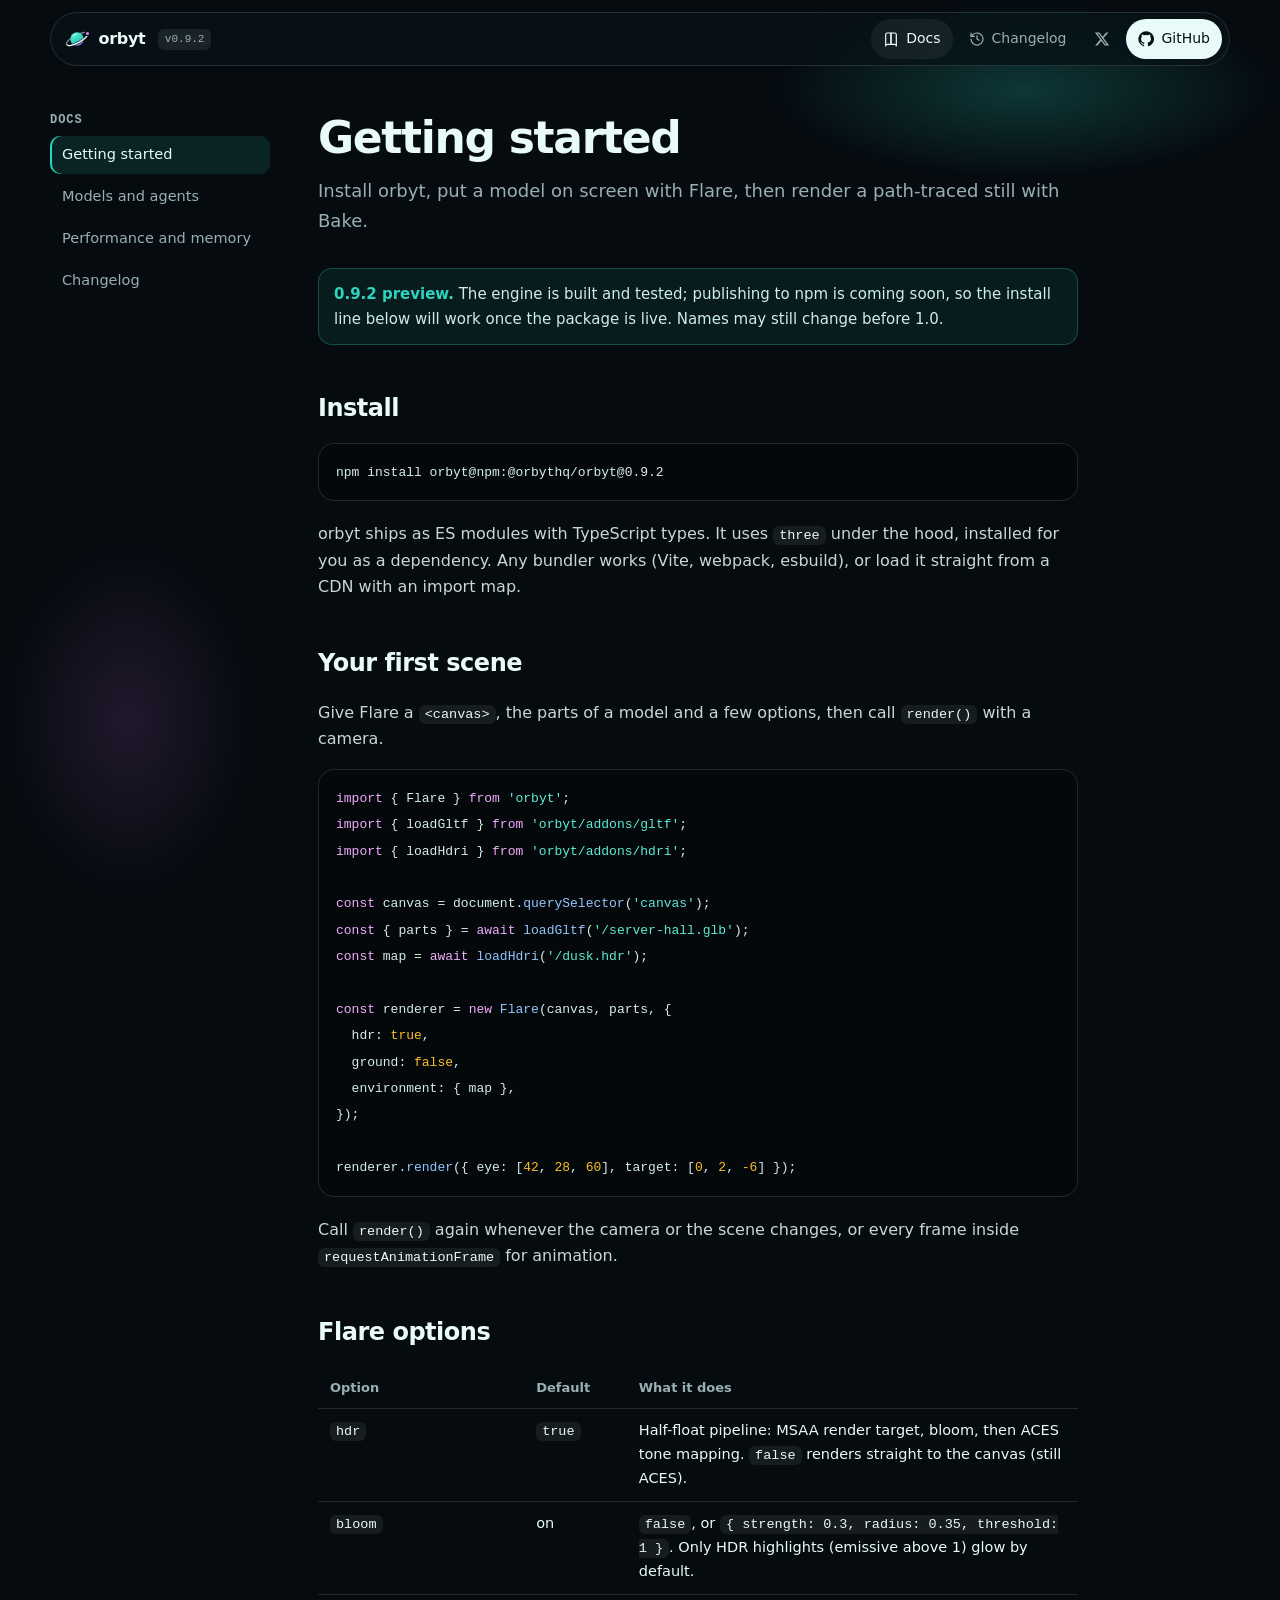
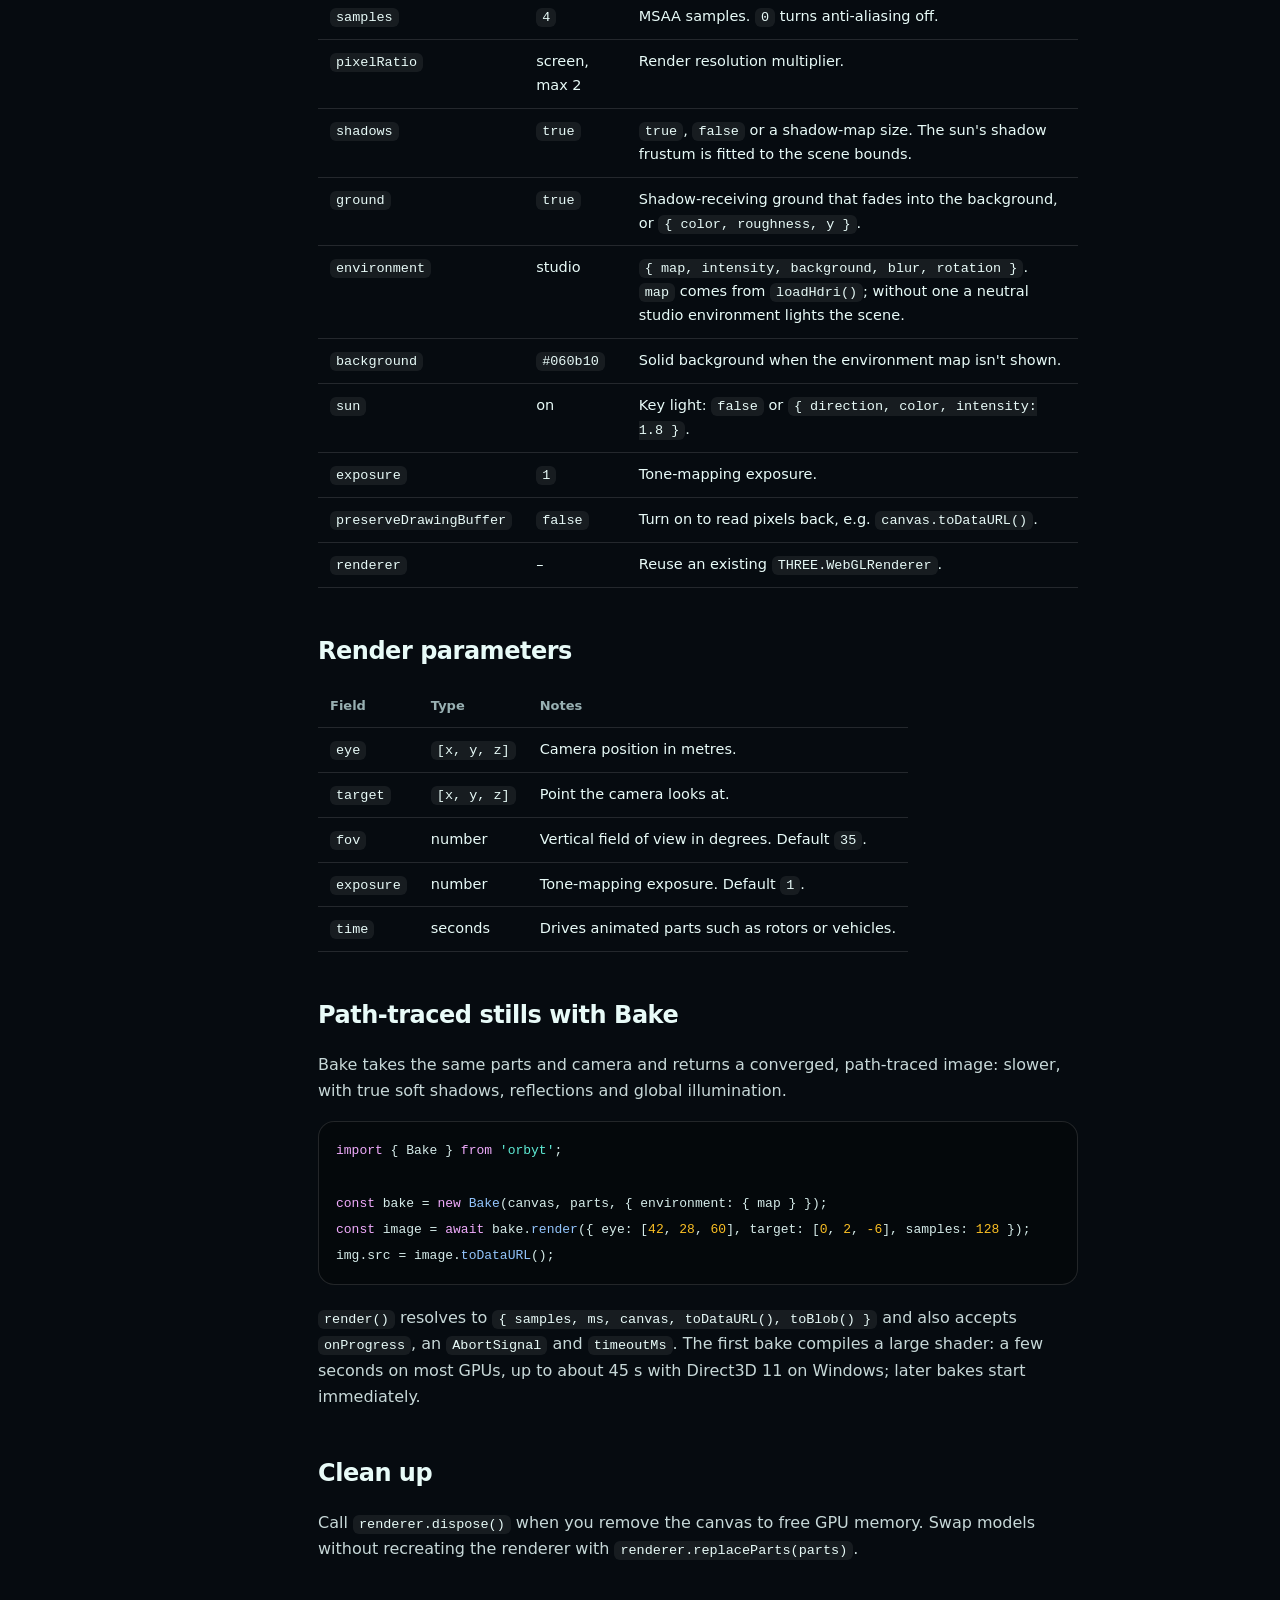
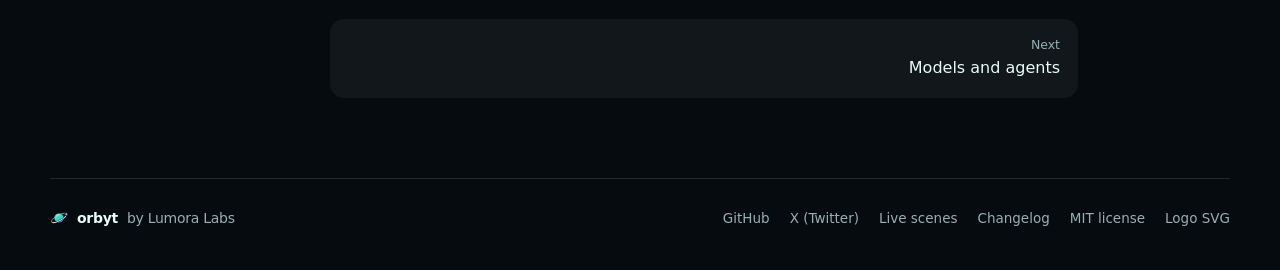
<file: docs/index.html>
<!doctype html>
<html lang="en">
<head>
<meta charset="utf-8">
<meta name="viewport" content="width=device-width, initial-scale=1">
<title>Getting started · orbyt</title>
<meta name="description" content="Install orbyt, render a model with Flare and path-trace a still with Bake.">
<link rel="icon" type="image/svg+xml" href="/img/logo.svg">
<link rel="canonical" href="https://www.orbyt3d.space/docs/">
<meta property="og:type" content="article">
<meta property="og:site_name" content="orbyt">
<meta property="og:title" content="Getting started · orbyt">
<meta property="og:description" content="Install orbyt, render a model with Flare and path-trace a still with Bake.">
<meta property="og:url" content="https://www.orbyt3d.space/docs/">
<meta property="og:image" content="https://www.orbyt3d.space/og.jpg">
<meta name="twitter:card" content="summary_large_image">
<meta name="twitter:site" content="@Orbyt3d">
<meta name="twitter:creator" content="@Orbyt3d">
<meta name="theme-color" content="#060b10">
<link rel="stylesheet" href="/css/pages.css">
</head>
<body>
<a class="skip-link" href="#content">Skip to content</a>
<div class="wrap">
<header class="navigation">
  <a class="brand" href="/" aria-label="orbyt home"><svg aria-hidden="true"><use href="/img/sprite.svg#logo"/></svg>orbyt</a>
  <span class="version">v0.9.2</span>
  <nav class="nav-links" aria-label="Primary">
    <a class="txt" aria-current="page" href="/docs/"><svg class="icon" aria-hidden="true"><use href="/img/sprite.svg#i-book"/></svg><span>Docs</span></a>
    <a class="txt" href="/changelog.html"><svg class="icon" aria-hidden="true"><use href="/img/sprite.svg#i-history"/></svg><span>Changelog</span></a>
    <a class="x-link" href="https://x.com/Orbyt3d" target="_blank" rel="noopener" aria-label="orbyt on X"><svg class="icon" aria-hidden="true"><use href="/img/sprite.svg#i-x"/></svg></a>
    <a class="gh" href="https://github.com/orbyt-3D/orbyt-engine" target="_blank" rel="noopener"><svg class="icon" aria-hidden="true"><use href="/img/sprite.svg#i-github"/></svg>GitHub</a>
  </nav>
</header>
<div class="docs-layout">
  <nav class="docs-side" aria-label="Documentation">
    <p>Docs</p>
    <a href="/docs/" aria-current="page">Getting started</a>
    <a href="/docs/agents.html">Models and agents</a>
    <a href="/docs/performance.html">Performance and memory</a>
    <a href="/changelog.html">Changelog</a>
  </nav>
  <main class="prose" id="content">

<h1>Getting started</h1>
<p class="lede">Install orbyt, put a model on screen with Flare, then render a path-traced still with Bake.</p>
<div class="note"><strong>0.9.2 preview.</strong> The engine is built and tested; publishing to npm is coming soon, so the install line below will work once the package is live. Names may still change before 1.0.</div>

<h2 id="install">Install</h2>
<pre><code>npm install orbyt@npm:@orbythq/orbyt@0.9.2</code></pre>
<p>orbyt ships as ES modules with TypeScript types. It uses <code>three</code> under the hood, installed for you as a dependency. Any bundler works (Vite, webpack, esbuild), or load it straight from a CDN with an import map.</p>

<h2 id="first-scene">Your first scene</h2>
<p>Give Flare a <code>&lt;canvas&gt;</code>, the parts of a model and a few options, then call <code>render()</code> with a camera.</p>
<pre><code><span class="tk-k">import</span> { Flare } <span class="tk-k">from</span> <span class="tk-s">'orbyt'</span>;
<span class="tk-k">import</span> { loadGltf } <span class="tk-k">from</span> <span class="tk-s">'orbyt/addons/gltf'</span>;
<span class="tk-k">import</span> { loadHdri } <span class="tk-k">from</span> <span class="tk-s">'orbyt/addons/hdri'</span>;

<span class="tk-k">const</span> canvas = document.<span class="tk-f">querySelector</span>(<span class="tk-s">'canvas'</span>);
<span class="tk-k">const</span> { parts } = <span class="tk-k">await</span> <span class="tk-f">loadGltf</span>(<span class="tk-s">'/server-hall.glb'</span>);
<span class="tk-k">const</span> map = <span class="tk-k">await</span> <span class="tk-f">loadHdri</span>(<span class="tk-s">'/dusk.hdr'</span>);

<span class="tk-k">const</span> renderer = <span class="tk-k">new</span> <span class="tk-f">Flare</span>(canvas, parts, {
  hdr: <span class="tk-n">true</span>,
  ground: <span class="tk-n">false</span>,
  environment: { map },
});

renderer.<span class="tk-f">render</span>({ eye: [<span class="tk-n">42</span>, <span class="tk-n">28</span>, <span class="tk-n">60</span>], target: [<span class="tk-n">0</span>, <span class="tk-n">2</span>, <span class="tk-n">-6</span>] });</code></pre>
<p>Call <code>render()</code> again whenever the camera or the scene changes, or every frame inside <code>requestAnimationFrame</code> for animation.</p>

<h2 id="flare-options">Flare options</h2>
<table>
<thead><tr><th>Option</th><th>Default</th><th>What it does</th></tr></thead>
<tbody>
<tr><td><code>hdr</code></td><td><code>true</code></td><td>Half-float pipeline: MSAA render target, bloom, then ACES tone mapping. <code>false</code> renders straight to the canvas (still ACES).</td></tr>
<tr><td><code>bloom</code></td><td>on</td><td><code>false</code>, or <code>{ strength: 0.3, radius: 0.35, threshold: 1 }</code>. Only HDR highlights (emissive above 1) glow by default.</td></tr>
<tr><td><code>samples</code></td><td><code>4</code></td><td>MSAA samples. <code>0</code> turns anti-aliasing off.</td></tr>
<tr><td><code>pixelRatio</code></td><td>screen, max 2</td><td>Render resolution multiplier.</td></tr>
<tr><td><code>shadows</code></td><td><code>true</code></td><td><code>true</code>, <code>false</code> or a shadow-map size. The sun's shadow frustum is fitted to the scene bounds.</td></tr>
<tr><td><code>ground</code></td><td><code>true</code></td><td>Shadow-receiving ground that fades into the background, or <code>{ color, roughness, y }</code>.</td></tr>
<tr><td><code>environment</code></td><td>studio</td><td><code>{ map, intensity, background, blur, rotation }</code>. <code>map</code> comes from <code>loadHdri()</code>; without one a neutral studio environment lights the scene.</td></tr>
<tr><td><code>background</code></td><td><code>#060b10</code></td><td>Solid background when the environment map isn't shown.</td></tr>
<tr><td><code>sun</code></td><td>on</td><td>Key light: <code>false</code> or <code>{ direction, color, intensity: 1.8 }</code>.</td></tr>
<tr><td><code>exposure</code></td><td><code>1</code></td><td>Tone-mapping exposure.</td></tr>
<tr><td><code>preserveDrawingBuffer</code></td><td><code>false</code></td><td>Turn on to read pixels back, e.g. <code>canvas.toDataURL()</code>.</td></tr>
<tr><td><code>renderer</code></td><td>–</td><td>Reuse an existing <code>THREE.WebGLRenderer</code>.</td></tr>
</tbody>
</table>

<h2 id="render">Render parameters</h2>
<table>
<thead><tr><th>Field</th><th>Type</th><th>Notes</th></tr></thead>
<tbody>
<tr><td><code>eye</code></td><td><code>[x, y, z]</code></td><td>Camera position in metres.</td></tr>
<tr><td><code>target</code></td><td><code>[x, y, z]</code></td><td>Point the camera looks at.</td></tr>
<tr><td><code>fov</code></td><td>number</td><td>Vertical field of view in degrees. Default <code>35</code>.</td></tr>
<tr><td><code>exposure</code></td><td>number</td><td>Tone-mapping exposure. Default <code>1</code>.</td></tr>
<tr><td><code>time</code></td><td>seconds</td><td>Drives animated parts such as rotors or vehicles.</td></tr>
</tbody>
</table>

<h2 id="bake">Path-traced stills with Bake</h2>
<p>Bake takes the same parts and camera and returns a converged, path-traced image: slower, with true soft shadows, reflections and global illumination.</p>
<pre><code><span class="tk-k">import</span> { Bake } <span class="tk-k">from</span> <span class="tk-s">'orbyt'</span>;

<span class="tk-k">const</span> bake = <span class="tk-k">new</span> <span class="tk-f">Bake</span>(canvas, parts, { environment: { map } });
<span class="tk-k">const</span> image = <span class="tk-k">await</span> bake.<span class="tk-f">render</span>({ eye: [<span class="tk-n">42</span>, <span class="tk-n">28</span>, <span class="tk-n">60</span>], target: [<span class="tk-n">0</span>, <span class="tk-n">2</span>, <span class="tk-n">-6</span>], samples: <span class="tk-n">128</span> });
img.src = image.<span class="tk-f">toDataURL</span>();</code></pre>
<p><code>render()</code> resolves to <code>{ samples, ms, canvas, toDataURL(), toBlob() }</code> and also accepts <code>onProgress</code>, an <code>AbortSignal</code> and <code>timeoutMs</code>. The first bake compiles a large shader: a few seconds on most GPUs, up to about 45&nbsp;s with Direct3D 11 on Windows; later bakes start immediately.</p>

<h2 id="cleanup">Clean up</h2>
<p>Call <code>renderer.dispose()</code> when you remove the canvas to free GPU memory. Swap models without recreating the renderer with <code>renderer.replaceParts(parts)</code>.</p>
<div class="pager"><span></span><a class="next" href="/docs/agents.html"><small>Next</small>Models and agents</a></div>

  </main>
</div>
<footer class="site-footer">
  <a class="brand" href="/"><svg aria-hidden="true"><use href="/img/sprite.svg#logo"/></svg>orbyt <span style="color:var(--muted);font-weight:400">by Lumora Labs</span></a>
  <div class="footer-links">
    <a href="https://github.com/orbyt-3D/orbyt-engine" target="_blank" rel="noopener">GitHub</a>
    <a href="https://x.com/Orbyt3d" target="_blank" rel="noopener">X (Twitter)</a>
    <a href="/showcase.html">Live scenes</a>
    <a href="/changelog.html">Changelog</a>
    <a href="https://github.com/orbyt-3D/orbyt-engine/blob/main/LICENSE" target="_blank" rel="noopener">MIT license</a>
    <a href="/img/logo.svg" download="orbyt-logo.svg">Logo SVG</a>
  </div>
</footer>
</div>
</body>
</html>
</file>
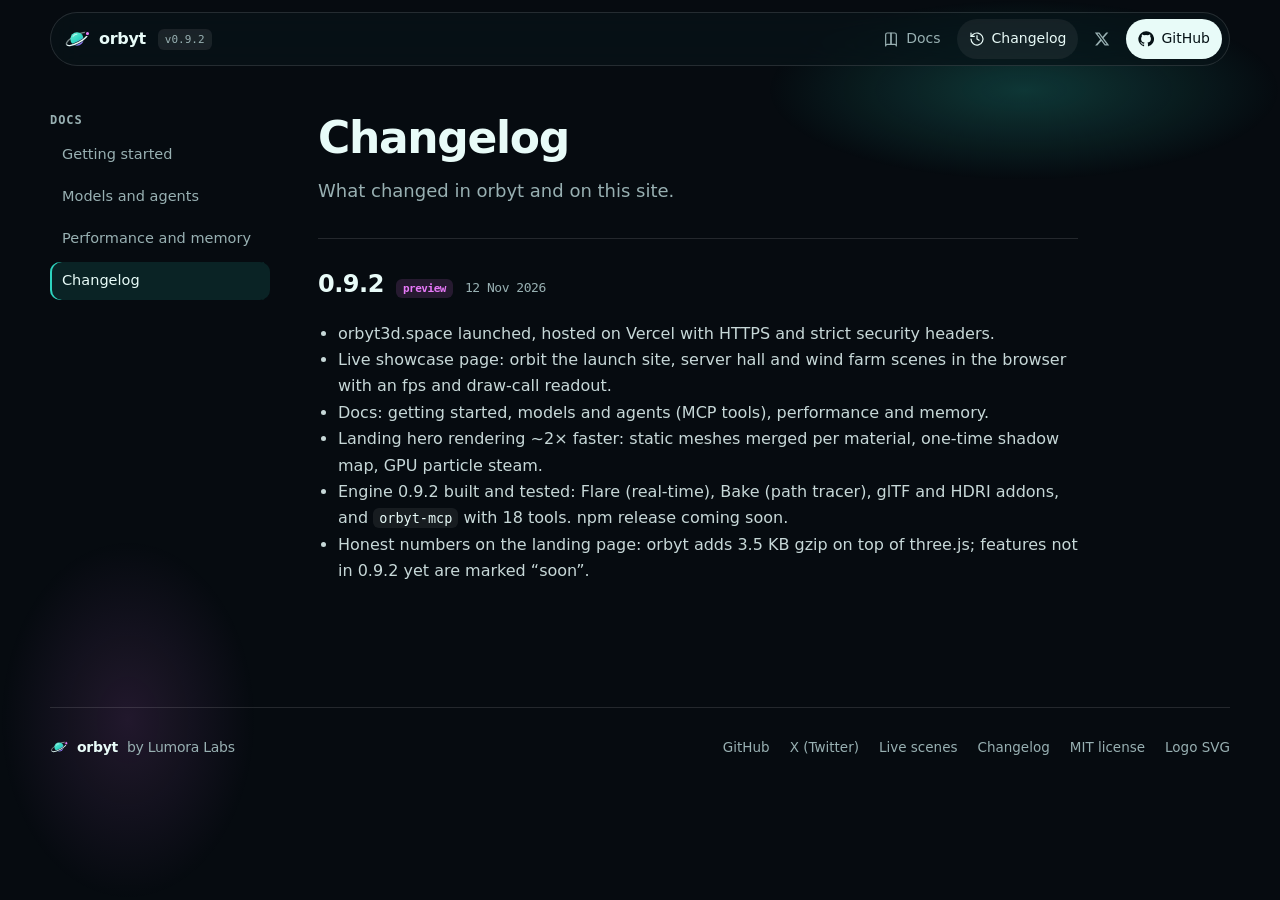
<file: changelog.html>
<!doctype html>
<html lang="en">
<head>
<meta charset="utf-8">
<meta name="viewport" content="width=device-width, initial-scale=1">
<title>Changelog · orbyt</title>
<meta name="description" content="What changed in orbyt and on orbyt3d.space.">
<link rel="icon" type="image/svg+xml" href="/img/logo.svg">
<link rel="canonical" href="https://www.orbyt3d.space/changelog.html">
<meta property="og:type" content="article">
<meta property="og:site_name" content="orbyt">
<meta property="og:title" content="Changelog · orbyt">
<meta property="og:description" content="What changed in orbyt and on orbyt3d.space.">
<meta property="og:url" content="https://www.orbyt3d.space/changelog.html">
<meta property="og:image" content="https://www.orbyt3d.space/og.jpg">
<meta name="twitter:card" content="summary_large_image">
<meta name="twitter:site" content="@Orbyt3d">
<meta name="twitter:creator" content="@Orbyt3d">
<meta name="theme-color" content="#060b10">
<link rel="stylesheet" href="/css/pages.css">
</head>
<body>
<a class="skip-link" href="#content">Skip to content</a>
<div class="wrap">
<header class="navigation">
  <a class="brand" href="/" aria-label="orbyt home"><svg aria-hidden="true"><use href="/img/sprite.svg#logo"/></svg>orbyt</a>
  <span class="version">v0.9.2</span>
  <nav class="nav-links" aria-label="Primary">
    <a class="txt" href="/docs/"><svg class="icon" aria-hidden="true"><use href="/img/sprite.svg#i-book"/></svg><span>Docs</span></a>
    <a class="txt" aria-current="page" href="/changelog.html"><svg class="icon" aria-hidden="true"><use href="/img/sprite.svg#i-history"/></svg><span>Changelog</span></a>
    <a class="x-link" href="https://x.com/Orbyt3d" target="_blank" rel="noopener" aria-label="orbyt on X"><svg class="icon" aria-hidden="true"><use href="/img/sprite.svg#i-x"/></svg></a>
    <a class="gh" href="https://github.com/orbyt-3D/orbyt-engine" target="_blank" rel="noopener"><svg class="icon" aria-hidden="true"><use href="/img/sprite.svg#i-github"/></svg>GitHub</a>
  </nav>
</header>
<div class="docs-layout">
  <nav class="docs-side" aria-label="Documentation">
    <p>Docs</p>
    <a href="/docs/">Getting started</a>
    <a href="/docs/agents.html">Models and agents</a>
    <a href="/docs/performance.html">Performance and memory</a>
    <a href="/changelog.html" aria-current="page">Changelog</a>
  </nav>
  <main class="prose" id="content">

<h1>Changelog</h1>
<p class="lede">What changed in orbyt and on this site.</p>

<section class="release">
<h2>0.9.2 <span class="badge soon">preview</span> <time datetime="2026-11-12">12 Nov 2026</time></h2>
<ul>
<li>orbyt3d.space launched, hosted on Vercel with HTTPS and strict security headers.</li>
<li>Live showcase page: orbit the launch site, server hall and wind farm scenes in the browser with an fps and draw-call readout.</li>
<li>Docs: getting started, models and agents (MCP tools), performance and memory.</li>
<li>Landing hero rendering ~2× faster: static meshes merged per material, one-time shadow map, GPU particle steam.</li>
<li>Engine 0.9.2 built and tested: Flare (real-time), Bake (path tracer), glTF and HDRI addons, and <code>orbyt-mcp</code> with 18 tools. npm release coming soon.</li>
<li>Honest numbers on the landing page: orbyt adds 3.5 KB gzip on top of three.js; features not in 0.9.2 yet are marked “soon”.</li>
</ul>
</section>

  </main>
</div>
<footer class="site-footer">
  <a class="brand" href="/"><svg aria-hidden="true"><use href="/img/sprite.svg#logo"/></svg>orbyt <span style="color:var(--muted);font-weight:400">by Lumora Labs</span></a>
  <div class="footer-links">
    <a href="https://github.com/orbyt-3D/orbyt-engine" target="_blank" rel="noopener">GitHub</a>
    <a href="https://x.com/Orbyt3d" target="_blank" rel="noopener">X (Twitter)</a>
    <a href="/showcase.html">Live scenes</a>
    <a href="/changelog.html">Changelog</a>
    <a href="https://github.com/orbyt-3D/orbyt-engine/blob/main/LICENSE" target="_blank" rel="noopener">MIT license</a>
    <a href="/img/logo.svg" download="orbyt-logo.svg">Logo SVG</a>
  </div>
</footer>
</div>
</body>
</html>
</file>
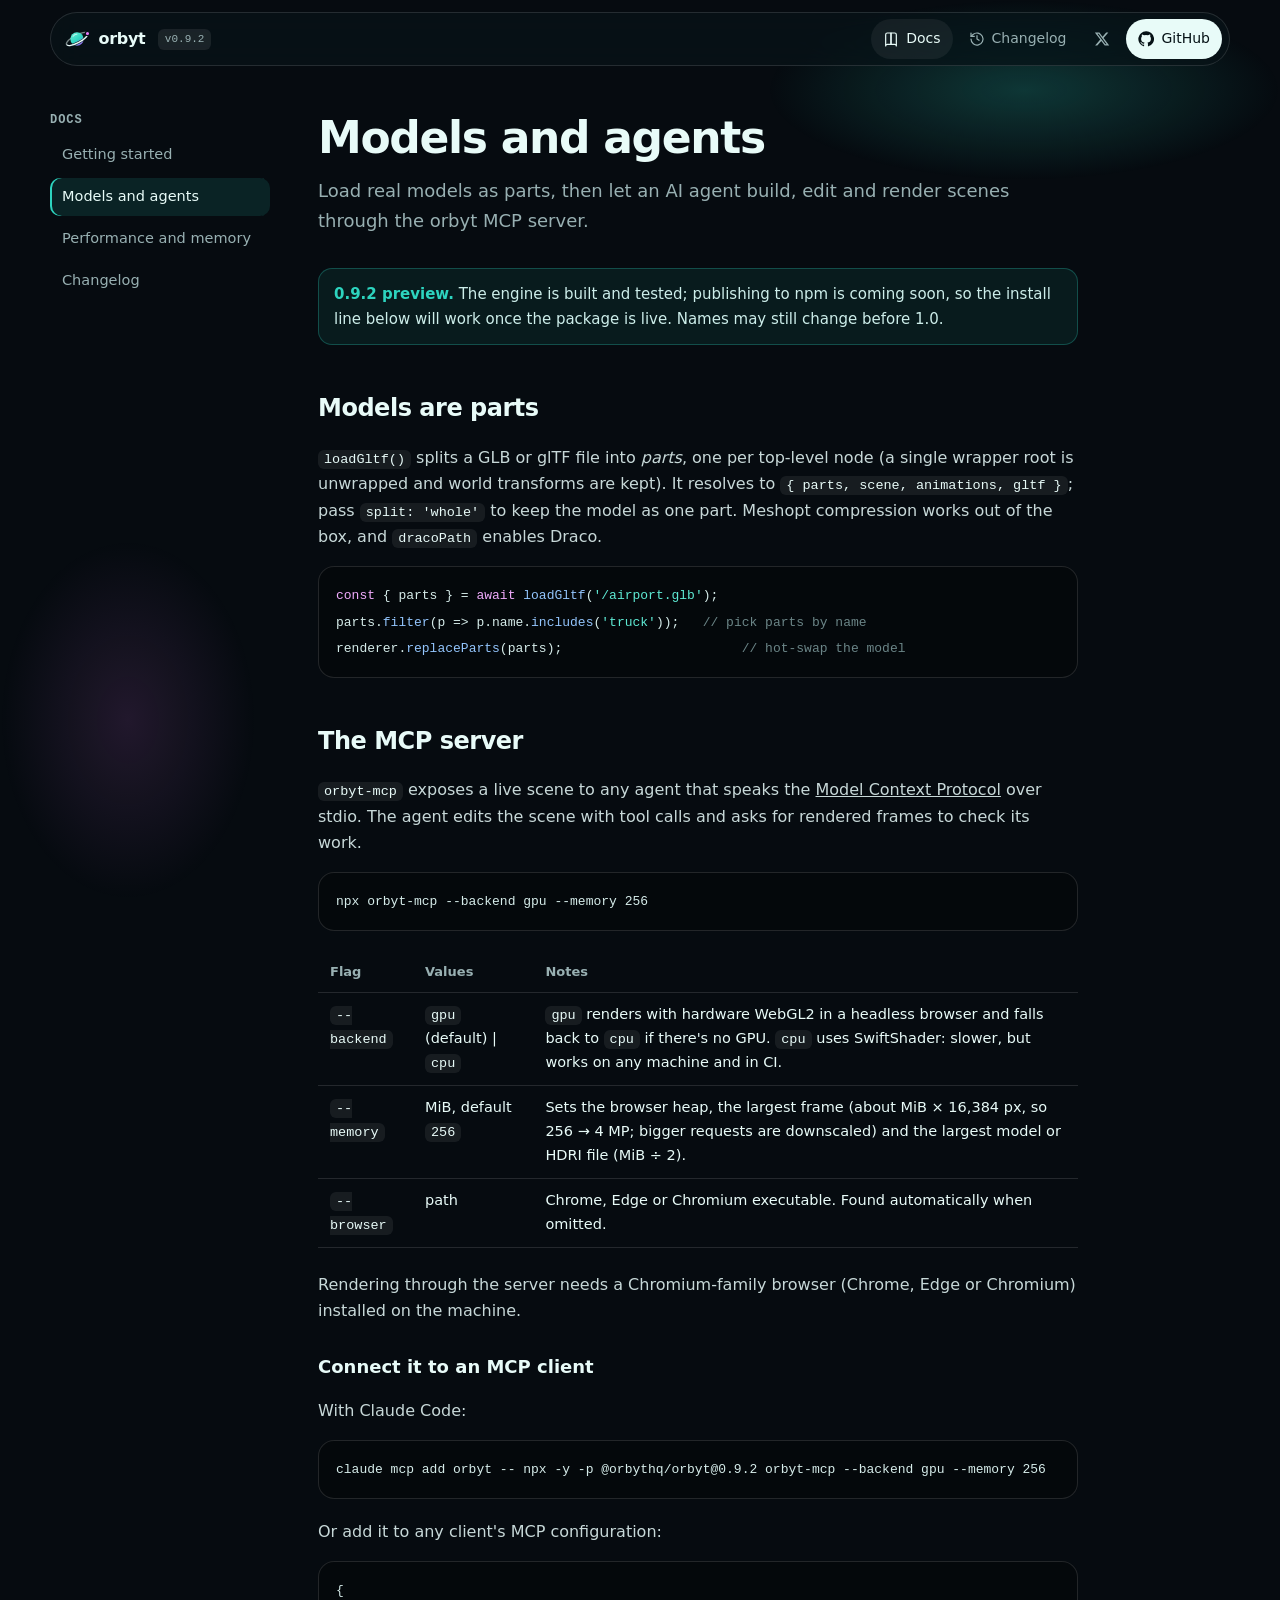
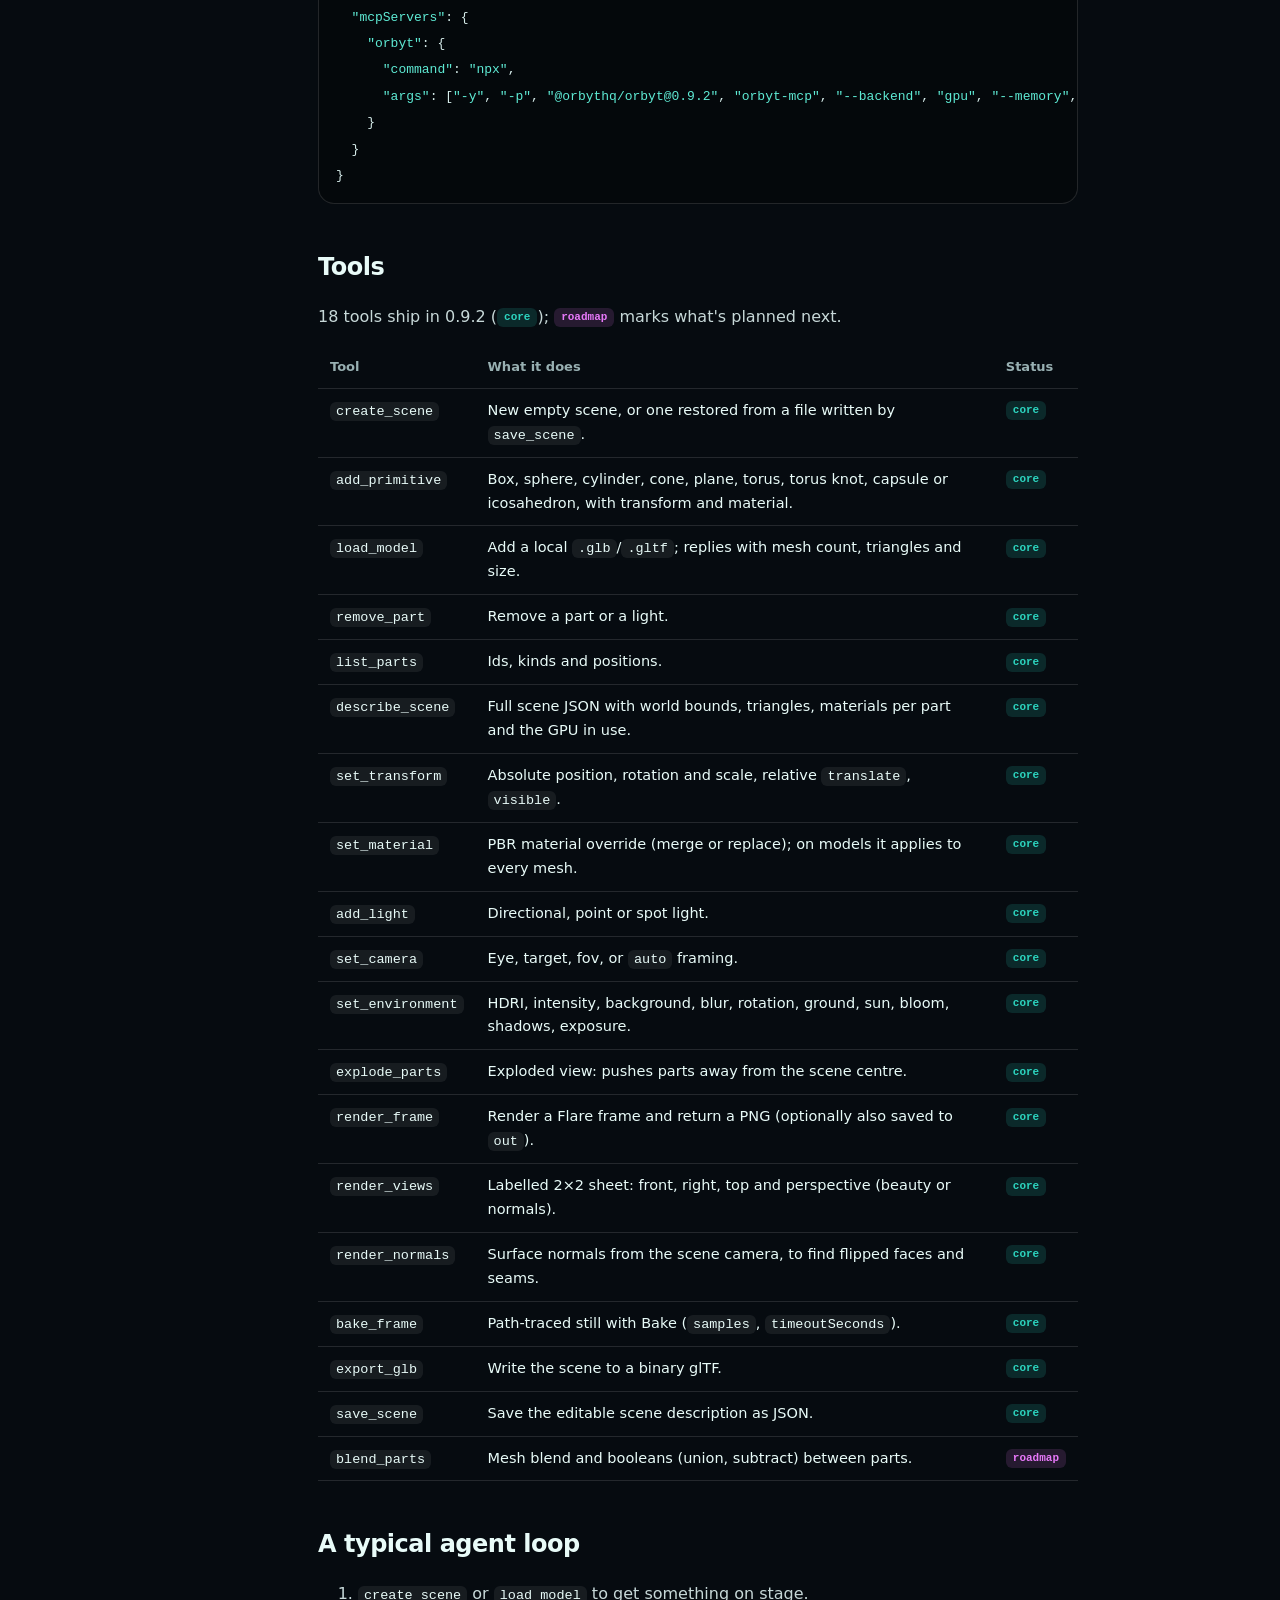
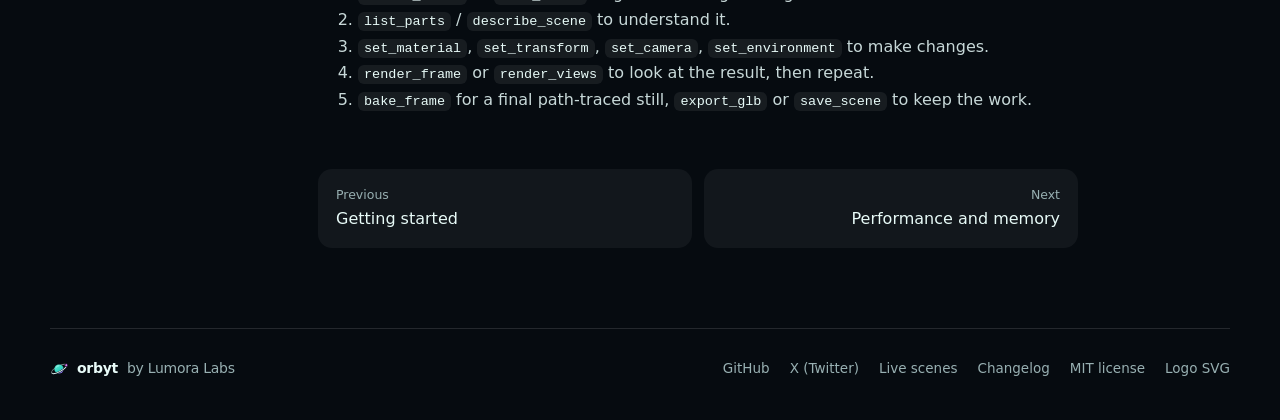
<file: docs/agents.html>
<!doctype html>
<html lang="en">
<head>
<meta charset="utf-8">
<meta name="viewport" content="width=device-width, initial-scale=1">
<title>Models and agents · orbyt</title>
<meta name="description" content="Load models as parts and let AI agents build and render scenes through the orbyt MCP server.">
<link rel="icon" type="image/svg+xml" href="/img/logo.svg">
<link rel="canonical" href="https://www.orbyt3d.space/docs/agents.html">
<meta property="og:type" content="article">
<meta property="og:site_name" content="orbyt">
<meta property="og:title" content="Models and agents · orbyt">
<meta property="og:description" content="Load models as parts and let AI agents build and render scenes through the orbyt MCP server.">
<meta property="og:url" content="https://www.orbyt3d.space/docs/agents.html">
<meta property="og:image" content="https://www.orbyt3d.space/og.jpg">
<meta name="twitter:card" content="summary_large_image">
<meta name="twitter:site" content="@Orbyt3d">
<meta name="twitter:creator" content="@Orbyt3d">
<meta name="theme-color" content="#060b10">
<link rel="stylesheet" href="/css/pages.css">
</head>
<body>
<a class="skip-link" href="#content">Skip to content</a>
<div class="wrap">
<header class="navigation">
  <a class="brand" href="/" aria-label="orbyt home"><svg aria-hidden="true"><use href="/img/sprite.svg#logo"/></svg>orbyt</a>
  <span class="version">v0.9.2</span>
  <nav class="nav-links" aria-label="Primary">
    <a class="txt" aria-current="page" href="/docs/"><svg class="icon" aria-hidden="true"><use href="/img/sprite.svg#i-book"/></svg><span>Docs</span></a>
    <a class="txt" href="/changelog.html"><svg class="icon" aria-hidden="true"><use href="/img/sprite.svg#i-history"/></svg><span>Changelog</span></a>
    <a class="x-link" href="https://x.com/Orbyt3d" target="_blank" rel="noopener" aria-label="orbyt on X"><svg class="icon" aria-hidden="true"><use href="/img/sprite.svg#i-x"/></svg></a>
    <a class="gh" href="https://github.com/orbyt-3D/orbyt-engine" target="_blank" rel="noopener"><svg class="icon" aria-hidden="true"><use href="/img/sprite.svg#i-github"/></svg>GitHub</a>
  </nav>
</header>
<div class="docs-layout">
  <nav class="docs-side" aria-label="Documentation">
    <p>Docs</p>
    <a href="/docs/">Getting started</a>
    <a href="/docs/agents.html" aria-current="page">Models and agents</a>
    <a href="/docs/performance.html">Performance and memory</a>
    <a href="/changelog.html">Changelog</a>
  </nav>
  <main class="prose" id="content">

<h1>Models and agents</h1>
<p class="lede">Load real models as parts, then let an AI agent build, edit and render scenes through the orbyt MCP server.</p>
<div class="note"><strong>0.9.2 preview.</strong> The engine is built and tested; publishing to npm is coming soon, so the install line below will work once the package is live. Names may still change before 1.0.</div>

<h2 id="parts">Models are parts</h2>
<p><code>loadGltf()</code> splits a GLB or glTF file into <em>parts</em>, one per top-level node (a single wrapper root is unwrapped and world transforms are kept). It resolves to <code>{ parts, scene, animations, gltf }</code>; pass <code>split: 'whole'</code> to keep the model as one part. Meshopt compression works out of the box, and <code>dracoPath</code> enables Draco.</p>
<pre><code><span class="tk-k">const</span> { parts } = <span class="tk-k">await</span> <span class="tk-f">loadGltf</span>(<span class="tk-s">'/airport.glb'</span>);
parts.<span class="tk-f">filter</span>(p =&gt; p.name.<span class="tk-f">includes</span>(<span class="tk-s">'truck'</span>));   <span class="tk-c">// pick parts by name</span>
renderer.<span class="tk-f">replaceParts</span>(parts);                       <span class="tk-c">// hot-swap the model</span></code></pre>

<h2 id="mcp">The MCP server</h2>
<p><code>orbyt-mcp</code> exposes a live scene to any agent that speaks the <a href="https://modelcontextprotocol.io" target="_blank" rel="noopener">Model Context Protocol</a> over stdio. The agent edits the scene with tool calls and asks for rendered frames to check its work.</p>
<pre><code>npx orbyt-mcp --backend gpu --memory 256</code></pre>
<table>
<thead><tr><th>Flag</th><th>Values</th><th>Notes</th></tr></thead>
<tbody>
<tr><td><code>--backend</code></td><td><code>gpu</code> (default) | <code>cpu</code></td><td><code>gpu</code> renders with hardware WebGL2 in a headless browser and falls back to <code>cpu</code> if there's no GPU. <code>cpu</code> uses SwiftShader: slower, but works on any machine and in CI.</td></tr>
<tr><td><code>--memory</code></td><td>MiB, default <code>256</code></td><td>Sets the browser heap, the largest frame (about MiB × 16,384 px, so 256 → 4 MP; bigger requests are downscaled) and the largest model or HDRI file (MiB ÷ 2).</td></tr>
<tr><td><code>--browser</code></td><td>path</td><td>Chrome, Edge or Chromium executable. Found automatically when omitted.</td></tr>
</tbody>
</table>
<p>Rendering through the server needs a Chromium-family browser (Chrome, Edge or Chromium) installed on the machine.</p>

<h3>Connect it to an MCP client</h3>
<p>With Claude Code:</p>
<pre><code>claude mcp add orbyt -- npx -y -p @orbythq/orbyt@0.9.2 orbyt-mcp --backend gpu --memory 256</code></pre>
<p>Or add it to any client's MCP configuration:</p>
<pre><code>{
  <span class="tk-s">"mcpServers"</span>: {
    <span class="tk-s">"orbyt"</span>: {
      <span class="tk-s">"command"</span>: <span class="tk-s">"npx"</span>,
      <span class="tk-s">"args"</span>: [<span class="tk-s">"-y"</span>, <span class="tk-s">"-p"</span>, <span class="tk-s">"@orbythq/orbyt@0.9.2"</span>, <span class="tk-s">"orbyt-mcp"</span>, <span class="tk-s">"--backend"</span>, <span class="tk-s">"gpu"</span>, <span class="tk-s">"--memory"</span>, <span class="tk-s">"256"</span>]
    }
  }
}</code></pre>

<h2 id="tools">Tools</h2>
<p>18 tools ship in 0.9.2 (<span class="badge ok">core</span>); <span class="badge soon">roadmap</span> marks what's planned next.</p>
<table>
<thead><tr><th>Tool</th><th>What it does</th><th>Status</th></tr></thead>
<tbody>
<tr><td><code>create_scene</code></td><td>New empty scene, or one restored from a file written by <code>save_scene</code>.</td><td><span class="badge ok">core</span></td></tr>
<tr><td><code>add_primitive</code></td><td>Box, sphere, cylinder, cone, plane, torus, torus knot, capsule or icosahedron, with transform and material.</td><td><span class="badge ok">core</span></td></tr>
<tr><td><code>load_model</code></td><td>Add a local <code>.glb</code>/<code>.gltf</code>; replies with mesh count, triangles and size.</td><td><span class="badge ok">core</span></td></tr>
<tr><td><code>remove_part</code></td><td>Remove a part or a light.</td><td><span class="badge ok">core</span></td></tr>
<tr><td><code>list_parts</code></td><td>Ids, kinds and positions.</td><td><span class="badge ok">core</span></td></tr>
<tr><td><code>describe_scene</code></td><td>Full scene JSON with world bounds, triangles, materials per part and the GPU in use.</td><td><span class="badge ok">core</span></td></tr>
<tr><td><code>set_transform</code></td><td>Absolute position, rotation and scale, relative <code>translate</code>, <code>visible</code>.</td><td><span class="badge ok">core</span></td></tr>
<tr><td><code>set_material</code></td><td>PBR material override (merge or replace); on models it applies to every mesh.</td><td><span class="badge ok">core</span></td></tr>
<tr><td><code>add_light</code></td><td>Directional, point or spot light.</td><td><span class="badge ok">core</span></td></tr>
<tr><td><code>set_camera</code></td><td>Eye, target, fov, or <code>auto</code> framing.</td><td><span class="badge ok">core</span></td></tr>
<tr><td><code>set_environment</code></td><td>HDRI, intensity, background, blur, rotation, ground, sun, bloom, shadows, exposure.</td><td><span class="badge ok">core</span></td></tr>
<tr><td><code>explode_parts</code></td><td>Exploded view: pushes parts away from the scene centre.</td><td><span class="badge ok">core</span></td></tr>
<tr><td><code>render_frame</code></td><td>Render a Flare frame and return a PNG (optionally also saved to <code>out</code>).</td><td><span class="badge ok">core</span></td></tr>
<tr><td><code>render_views</code></td><td>Labelled 2×2 sheet: front, right, top and perspective (beauty or normals).</td><td><span class="badge ok">core</span></td></tr>
<tr><td><code>render_normals</code></td><td>Surface normals from the scene camera, to find flipped faces and seams.</td><td><span class="badge ok">core</span></td></tr>
<tr><td><code>bake_frame</code></td><td>Path-traced still with Bake (<code>samples</code>, <code>timeoutSeconds</code>).</td><td><span class="badge ok">core</span></td></tr>
<tr><td><code>export_glb</code></td><td>Write the scene to a binary glTF.</td><td><span class="badge ok">core</span></td></tr>
<tr><td><code>save_scene</code></td><td>Save the editable scene description as JSON.</td><td><span class="badge ok">core</span></td></tr>
<tr><td><code>blend_parts</code></td><td>Mesh blend and booleans (union, subtract) between parts.</td><td><span class="badge soon">roadmap</span></td></tr>
</tbody>
</table>

<h2 id="loop">A typical agent loop</h2>
<ol>
<li><code>create_scene</code> or <code>load_model</code> to get something on stage.</li>
<li><code>list_parts</code> / <code>describe_scene</code> to understand it.</li>
<li><code>set_material</code>, <code>set_transform</code>, <code>set_camera</code>, <code>set_environment</code> to make changes.</li>
<li><code>render_frame</code> or <code>render_views</code> to look at the result, then repeat.</li>
<li><code>bake_frame</code> for a final path-traced still, <code>export_glb</code> or <code>save_scene</code> to keep the work.</li>
</ol>
<div class="pager"><a href="/docs/"><small>Previous</small>Getting started</a><a class="next" href="/docs/performance.html"><small>Next</small>Performance and memory</a></div>

  </main>
</div>
<footer class="site-footer">
  <a class="brand" href="/"><svg aria-hidden="true"><use href="/img/sprite.svg#logo"/></svg>orbyt <span style="color:var(--muted);font-weight:400">by Lumora Labs</span></a>
  <div class="footer-links">
    <a href="https://github.com/orbyt-3D/orbyt-engine" target="_blank" rel="noopener">GitHub</a>
    <a href="https://x.com/Orbyt3d" target="_blank" rel="noopener">X (Twitter)</a>
    <a href="/showcase.html">Live scenes</a>
    <a href="/changelog.html">Changelog</a>
    <a href="https://github.com/orbyt-3D/orbyt-engine/blob/main/LICENSE" target="_blank" rel="noopener">MIT license</a>
    <a href="/img/logo.svg" download="orbyt-logo.svg">Logo SVG</a>
  </div>
</footer>
</div>
</body>
</html>
</file>
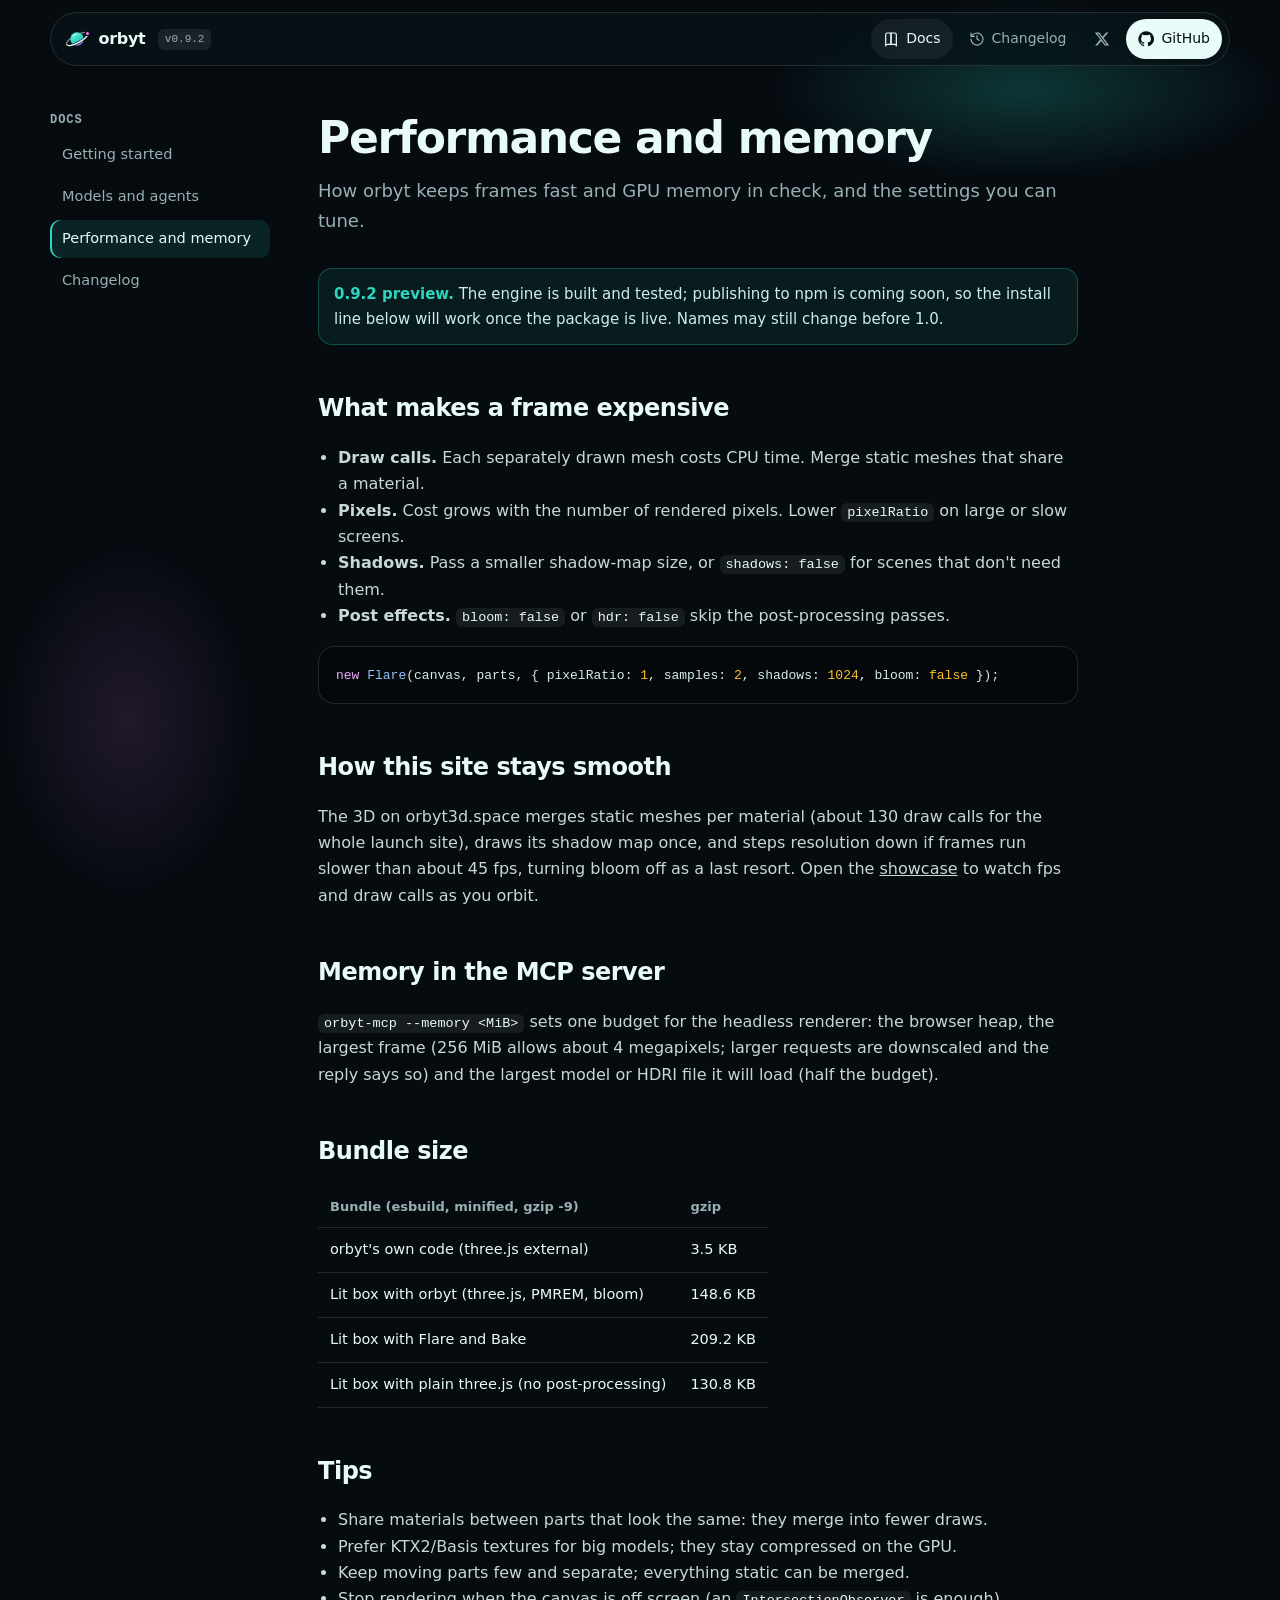
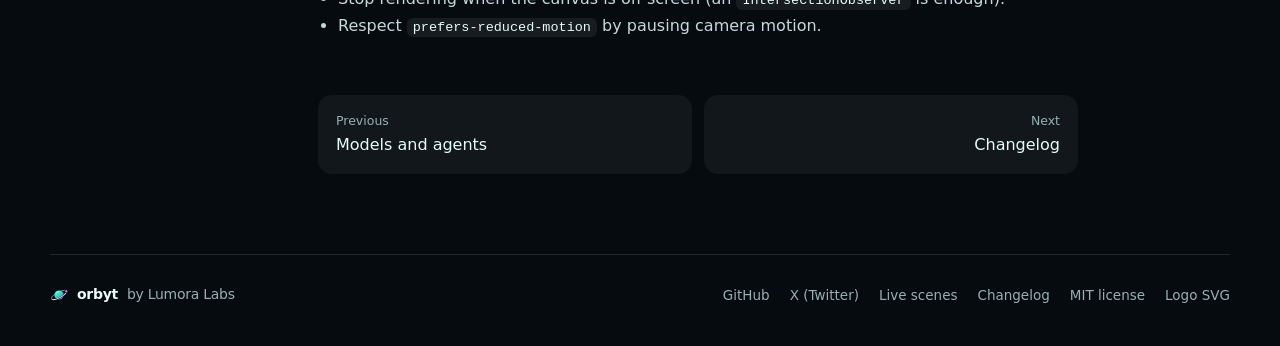
<file: docs/performance.html>
<!doctype html>
<html lang="en">
<head>
<meta charset="utf-8">
<meta name="viewport" content="width=device-width, initial-scale=1">
<title>Performance and memory · orbyt</title>
<meta name="description" content="How orbyt keeps frames fast and GPU memory in check.">
<link rel="icon" type="image/svg+xml" href="/img/logo.svg">
<link rel="canonical" href="https://www.orbyt3d.space/docs/performance.html">
<meta property="og:type" content="article">
<meta property="og:site_name" content="orbyt">
<meta property="og:title" content="Performance and memory · orbyt">
<meta property="og:description" content="How orbyt keeps frames fast and GPU memory in check.">
<meta property="og:url" content="https://www.orbyt3d.space/docs/performance.html">
<meta property="og:image" content="https://www.orbyt3d.space/og.jpg">
<meta name="twitter:card" content="summary_large_image">
<meta name="twitter:site" content="@Orbyt3d">
<meta name="twitter:creator" content="@Orbyt3d">
<meta name="theme-color" content="#060b10">
<link rel="stylesheet" href="/css/pages.css">
</head>
<body>
<a class="skip-link" href="#content">Skip to content</a>
<div class="wrap">
<header class="navigation">
  <a class="brand" href="/" aria-label="orbyt home"><svg aria-hidden="true"><use href="/img/sprite.svg#logo"/></svg>orbyt</a>
  <span class="version">v0.9.2</span>
  <nav class="nav-links" aria-label="Primary">
    <a class="txt" aria-current="page" href="/docs/"><svg class="icon" aria-hidden="true"><use href="/img/sprite.svg#i-book"/></svg><span>Docs</span></a>
    <a class="txt" href="/changelog.html"><svg class="icon" aria-hidden="true"><use href="/img/sprite.svg#i-history"/></svg><span>Changelog</span></a>
    <a class="x-link" href="https://x.com/Orbyt3d" target="_blank" rel="noopener" aria-label="orbyt on X"><svg class="icon" aria-hidden="true"><use href="/img/sprite.svg#i-x"/></svg></a>
    <a class="gh" href="https://github.com/orbyt-3D/orbyt-engine" target="_blank" rel="noopener"><svg class="icon" aria-hidden="true"><use href="/img/sprite.svg#i-github"/></svg>GitHub</a>
  </nav>
</header>
<div class="docs-layout">
  <nav class="docs-side" aria-label="Documentation">
    <p>Docs</p>
    <a href="/docs/">Getting started</a>
    <a href="/docs/agents.html">Models and agents</a>
    <a href="/docs/performance.html" aria-current="page">Performance and memory</a>
    <a href="/changelog.html">Changelog</a>
  </nav>
  <main class="prose" id="content">

<h1>Performance and memory</h1>
<p class="lede">How orbyt keeps frames fast and GPU memory in check, and the settings you can tune.</p>
<div class="note"><strong>0.9.2 preview.</strong> The engine is built and tested; publishing to npm is coming soon, so the install line below will work once the package is live. Names may still change before 1.0.</div>

<h2 id="frame">What makes a frame expensive</h2>
<ul>
<li><strong>Draw calls.</strong> Each separately drawn mesh costs CPU time. Merge static meshes that share a material.</li>
<li><strong>Pixels.</strong> Cost grows with the number of rendered pixels. Lower <code>pixelRatio</code> on large or slow screens.</li>
<li><strong>Shadows.</strong> Pass a smaller shadow-map size, or <code>shadows: false</code> for scenes that don't need them.</li>
<li><strong>Post effects.</strong> <code>bloom: false</code> or <code>hdr: false</code> skip the post-processing passes.</li>
</ul>
<pre><code><span class="tk-k">new</span> <span class="tk-f">Flare</span>(canvas, parts, { pixelRatio: <span class="tk-n">1</span>, samples: <span class="tk-n">2</span>, shadows: <span class="tk-n">1024</span>, bloom: <span class="tk-n">false</span> });</code></pre>

<h2 id="adaptive">How this site stays smooth</h2>
<p>The 3D on orbyt3d.space merges static meshes per material (about 130 draw calls for the whole launch site), draws its shadow map once, and steps resolution down if frames run slower than about 45&nbsp;fps, turning bloom off as a last resort. Open the <a href="/showcase.html">showcase</a> to watch fps and draw calls as you orbit.</p>

<h2 id="memory">Memory in the MCP server</h2>
<p><code>orbyt-mcp --memory &lt;MiB&gt;</code> sets one budget for the headless renderer: the browser heap, the largest frame (256 MiB allows about 4 megapixels; larger requests are downscaled and the reply says so) and the largest model or HDRI file it will load (half the budget).</p>

<h2 id="size">Bundle size</h2>
<table>
<thead><tr><th>Bundle (esbuild, minified, gzip -9)</th><th>gzip</th></tr></thead>
<tbody>
<tr><td>orbyt's own code (three.js external)</td><td>3.5 KB</td></tr>
<tr><td>Lit box with orbyt (three.js, PMREM, bloom)</td><td>148.6 KB</td></tr>
<tr><td>Lit box with Flare and Bake</td><td>209.2 KB</td></tr>
<tr><td>Lit box with plain three.js (no post-processing)</td><td>130.8 KB</td></tr>
</tbody>
</table>

<h2 id="tips">Tips</h2>
<ul>
<li>Share materials between parts that look the same: they merge into fewer draws.</li>
<li>Prefer KTX2/Basis textures for big models; they stay compressed on the GPU.</li>
<li>Keep moving parts few and separate; everything static can be merged.</li>
<li>Stop rendering when the canvas is off screen (an <code>IntersectionObserver</code> is enough).</li>
<li>Respect <code>prefers-reduced-motion</code> by pausing camera motion.</li>
</ul>
<div class="pager"><a href="/docs/agents.html"><small>Previous</small>Models and agents</a><a class="next" href="/changelog.html"><small>Next</small>Changelog</a></div>

  </main>
</div>
<footer class="site-footer">
  <a class="brand" href="/"><svg aria-hidden="true"><use href="/img/sprite.svg#logo"/></svg>orbyt <span style="color:var(--muted);font-weight:400">by Lumora Labs</span></a>
  <div class="footer-links">
    <a href="https://github.com/orbyt-3D/orbyt-engine" target="_blank" rel="noopener">GitHub</a>
    <a href="https://x.com/Orbyt3d" target="_blank" rel="noopener">X (Twitter)</a>
    <a href="/showcase.html">Live scenes</a>
    <a href="/changelog.html">Changelog</a>
    <a href="https://github.com/orbyt-3D/orbyt-engine/blob/main/LICENSE" target="_blank" rel="noopener">MIT license</a>
    <a href="/img/logo.svg" download="orbyt-logo.svg">Logo SVG</a>
  </div>
</footer>
</div>
</body>
</html>
</file>
<file: css/pages.css>
/* Shared styles for the secondary pages (docs, changelog, showcase). Matches the landing page tokens. */
:root {
  --window: #04080b; --page: #060b10; --bg: #0e1a20; --surface: #172730;
  --text: #e8fbf8; --muted: #98b0b2; --border: rgba(255,255,255,.12);
  --primary: #e8fbf8; --primary-text: #061216; --focus: #7cf3e3;
  --accent: #2dd4bf; --accent-2: #e879f9; --accent-3: #6366f1;
  --radius: 14px; --ease: cubic-bezier(.2,0,0,1);
  --mono: ui-monospace, "SF Mono", "Cascadia Code", Menlo, Consolas, monospace;
}
* { box-sizing: border-box; }
html { color-scheme: dark; scroll-behavior: smooth; }
body { margin: 0; background: var(--page); color: var(--text); font: 16px/1.65 ui-sans-serif, -apple-system, system-ui, "Segoe UI", Helvetica, Arial, sans-serif; -webkit-font-smoothing: antialiased; overflow-x: hidden; }
body::after { content: ""; position: fixed; inset: 0; z-index: -1; pointer-events: none;
  background: radial-gradient(closest-side at 80% 10%, rgba(45,212,191,.22), transparent), radial-gradient(closest-side at 10% 80%, rgba(232,121,249,.12), transparent); }
a { color: inherit; }
.icon { width: 16px; height: 16px; flex: none; }
.wrap { width: min(1180px, 100% - 40px); margin: 0 auto; }
.skip-link { position: absolute; left: 16px; top: -60px; z-index: 50; background: var(--primary); color: var(--primary-text); padding: 8px 14px; border-radius: 999px; }
.skip-link:focus { top: 16px; }

/* nav */
.navigation { position: sticky; top: 12px; z-index: 10; display: flex; align-items: center; gap: 12px; height: 54px; padding: 0 8px 0 14px; margin: 12px auto 0;
  border-radius: 999px; background: rgba(9,19,24,.7); backdrop-filter: blur(18px) saturate(1.5); -webkit-backdrop-filter: blur(18px) saturate(1.5); box-shadow: inset 0 0 0 1px var(--border); }
.brand { display: flex; align-items: center; gap: 9px; font-weight: 650; font-size: 16px; letter-spacing: -.02em; text-decoration: none; }
.brand svg { width: 26px; height: 26px; }
.version { font: 500 11px/1 var(--mono); color: var(--muted); background: rgba(255,255,255,.08); padding: 5px 7px; border-radius: 6px; }
.nav-links { margin-left: auto; display: flex; align-items: center; gap: 4px; }
.nav-links a { display: inline-flex; align-items: center; gap: 7px; padding: 8px 12px; border-radius: 999px; color: var(--muted); font-size: 14px; text-decoration: none; transition: color .15s, background-color .15s; }
.nav-links a:hover, .nav-links a[aria-current="page"] { color: var(--text); background: rgba(255,255,255,.06); }
.nav-links a.gh { background: var(--primary); color: var(--primary-text); font-weight: 500; }
.nav-links a.gh:hover { opacity: .88; }
a:focus-visible, button:focus-visible { outline: 2px solid var(--focus); outline-offset: 2px; }

/* docs layout */
.docs-layout { display: grid; grid-template-columns: 220px minmax(0, 1fr); gap: 48px; padding: 48px 0 80px; }
.docs-side { position: sticky; top: 90px; align-self: start; display: grid; gap: 4px; }
.docs-side p { margin: 0 0 6px; font: 600 12px/1 var(--mono); color: var(--muted); text-transform: uppercase; letter-spacing: .08em; }
.docs-side a { padding: 7px 12px; border-radius: 10px; color: var(--muted); text-decoration: none; font-size: 14.5px; }
.docs-side a:hover { color: var(--text); background: rgba(255,255,255,.05); }
.docs-side a[aria-current="page"] { color: var(--text); background: rgba(45,212,191,.12); box-shadow: inset 2px 0 0 var(--accent); }
.prose { max-width: 760px; min-width: 0; }
.prose table { display: block; overflow-x: auto; }
.prose h1 { font-size: clamp(32px, 4vw, 44px); line-height: 1.1; letter-spacing: -.03em; margin: 0 0 14px; }
.prose .lede { color: var(--muted); font-size: 18px; margin: 0 0 32px; }
.prose h2 { font-size: 24px; letter-spacing: -.02em; margin: 44px 0 12px; scroll-margin-top: 90px; }
.prose h3 { font-size: 18px; margin: 28px 0 8px; }
.prose p, .prose li { color: #c7d8d8; }
.prose ul { padding-left: 20px; }
.prose code { font: 13.5px var(--mono); background: rgba(255,255,255,.07); padding: 2px 6px; border-radius: 6px; color: var(--text); }
.prose pre { margin: 14px 0 20px; padding: 16px 18px; border-radius: 16px; background: var(--window); box-shadow: inset 0 0 0 1px var(--border); overflow-x: auto; }
.prose pre code { background: none; padding: 0; font-size: 13px; line-height: 1.7; color: #d6ecea; }
.prose table { width: 100%; border-collapse: collapse; margin: 14px 0 24px; font-size: 14.5px; }
.prose th, .prose td { text-align: left; padding: 10px 12px; border-bottom: 1px solid var(--border); vertical-align: top; }
.prose th { color: var(--muted); font-weight: 600; font-size: 13px; }
.note { margin: 20px 0; padding: 14px 16px; border-radius: 14px; background: rgba(45,212,191,.08); box-shadow: inset 0 0 0 1px rgba(45,212,191,.28); color: #cdeeea; font-size: 15px; }
.note strong { color: var(--accent); }
.badge { display: inline-block; font: 600 11px/1 var(--mono); padding: 4px 7px; border-radius: 6px; vertical-align: middle; }
.badge.ok { background: rgba(45,212,191,.15); color: var(--accent); }
.badge.soon { background: rgba(232,121,249,.14); color: var(--accent-2); }
.pager { display: flex; justify-content: space-between; gap: 12px; margin-top: 56px; }
.pager a { flex: 1; padding: 16px 18px; border-radius: 14px; background: rgba(255,255,255,.05); text-decoration: none; transition: background-color .15s; }
.pager a:hover { background: rgba(255,255,255,.09); }
.pager small { display: block; color: var(--muted); font-size: 12.5px; }
.pager a.next { text-align: right; }
.tk-k { color: #f0abfc; } .tk-s { color: #5eead4; } .tk-n { color: #fbbf24; } .tk-f { color: #93c5fd; } .tk-c { color: #6b8587; }

/* changelog */
.release { padding: 26px 0; border-top: 1px solid var(--border); }
.release h2 { margin-top: 0; display: flex; align-items: baseline; gap: 12px; flex-wrap: wrap; }
.release time { font: 500 13px var(--mono); color: var(--muted); }

/* footer */
.site-footer { display: flex; align-items: center; justify-content: space-between; gap: 16px; flex-wrap: wrap; padding: 28px 0 40px; font-size: 13.5px; color: var(--muted); border-top: 1px solid var(--border); }
.site-footer .brand { font-size: 14px; color: var(--text); }
.site-footer .brand svg { width: 18px; height: 18px; }
.footer-links { display: flex; flex-wrap: wrap; gap: 6px 20px; }
.footer-links a { text-decoration: none; transition: color .15s; }
.footer-links a:hover { color: var(--text); }

@media (max-width: 860px) {
  .docs-layout { grid-template-columns: minmax(0, 1fr); gap: 24px; padding-top: 28px; }
  .docs-side { position: static; display: flex; flex-wrap: wrap; gap: 6px; }
  .docs-side p { width: 100%; }
  .nav-links a.txt span { display: none; }
}
@media (max-width: 560px) { .wrap { width: calc(100% - 32px); } .version { display: none; } }
@media (prefers-reduced-motion: reduce) { *, *::before, *::after { transition-duration: .01ms !important; animation-duration: .01ms !important; } html { scroll-behavior: auto; } }
</file>
